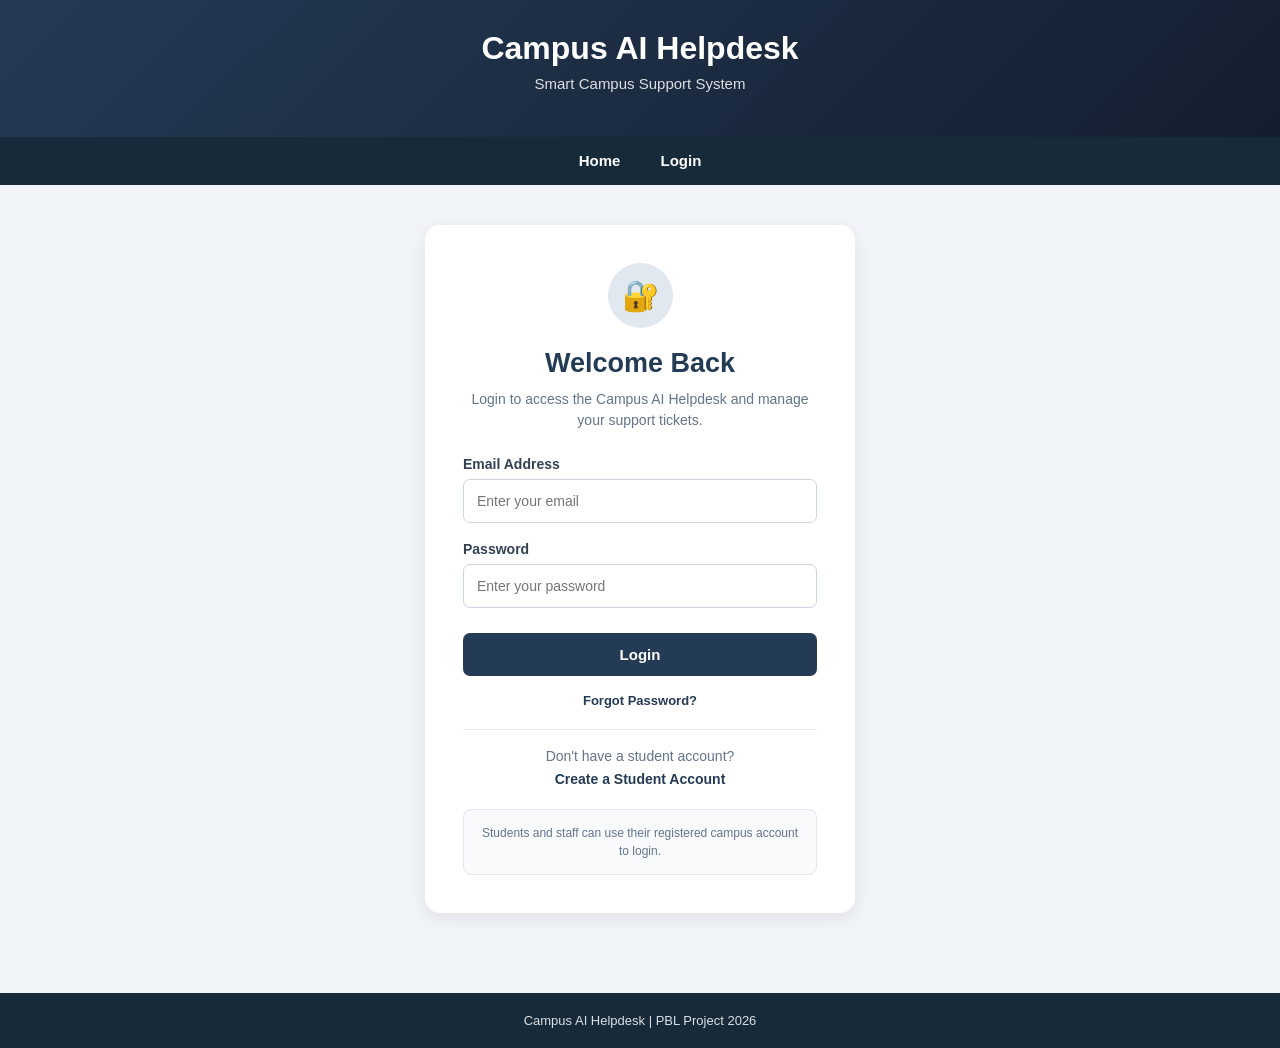
<file: CampusHelpDesk/target/CampusHelpDesk/index.html>
<!DOCTYPE html>
<html lang="en">
<head>
    <meta charset="UTF-8">
    <meta http-equiv="refresh" content="0; url=login.html">
    <title>Campus AI Helpdesk</title>
</head>

<body>
    <p>Redirecting to Login...</p>
</body>
</html>
</file>
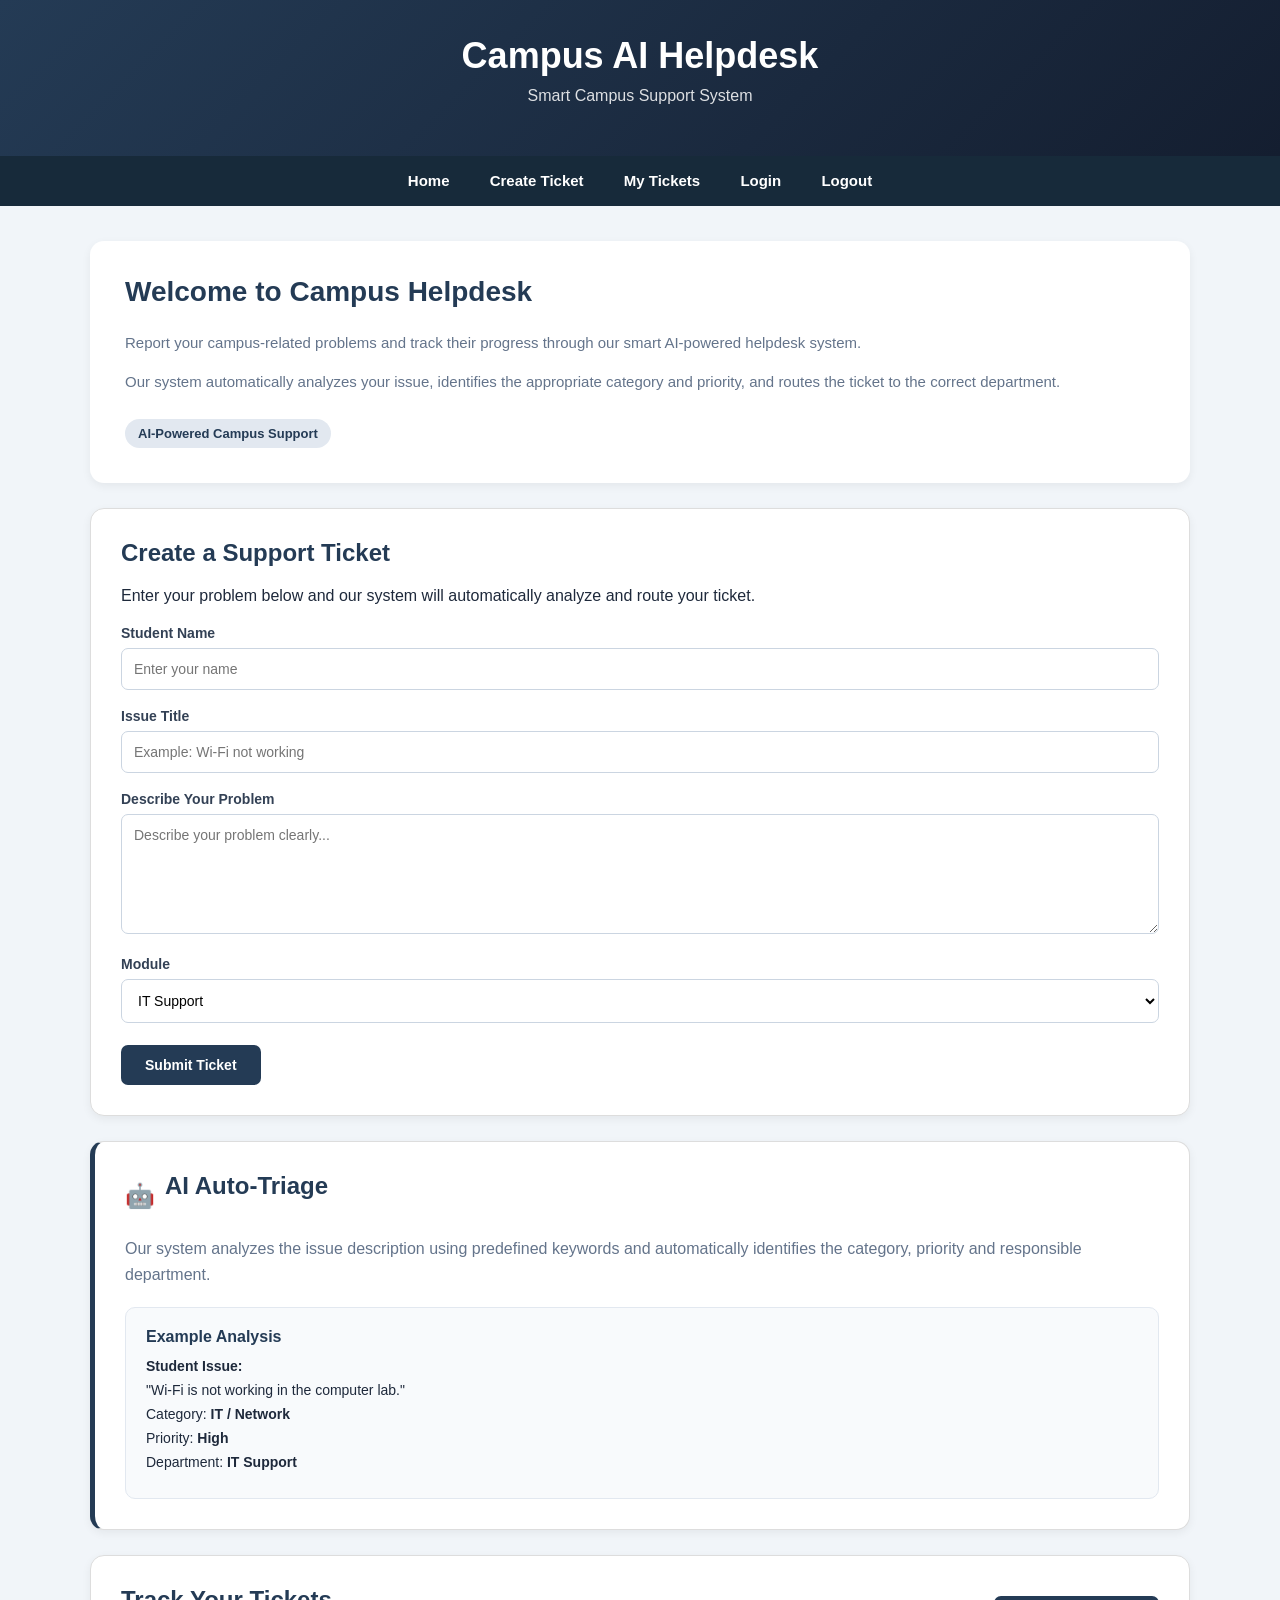
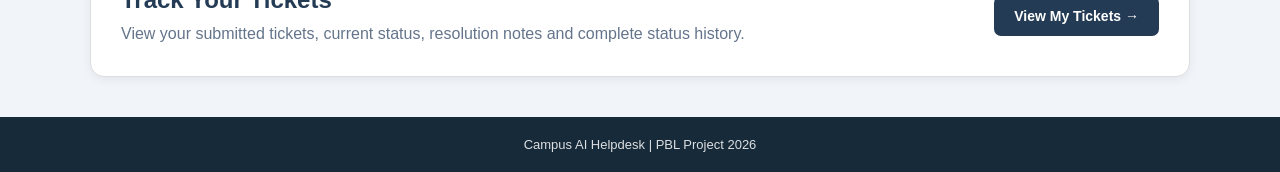
<file: CampusHelpDesk/target/war-check/index.html>
<!DOCTYPE html>
<html lang="en">

<head>
    <meta charset="UTF-8">

    <meta name="viewport"
          content="width=device-width, initial-scale=1.0">

    <title>Campus AI Helpdesk</title>

    <link rel="stylesheet" href="style.css">

    <style>

        * {
            box-sizing: border-box;
        }

        body {
            margin: 0;
            font-family: Arial, sans-serif;
            background-color: #f1f5f9;
            color: #1e293b;
        }

        /* =========================
           HEADER
           ========================= */

        header {
            background: linear-gradient(
                135deg,
                #243b55,
                #141e30
            );

            color: white;
            padding: 35px 20px;
            text-align: center;
        }

        header h1 {
            margin: 0;
            font-size: 36px;
        }

        header p {
            margin-top: 10px;
            font-size: 16px;
            opacity: 0.85;
        }


        /* =========================
           NAVIGATION
           ========================= */

        nav {
            background-color: #172a3a;
            padding: 16px;
            text-align: center;
        }

        nav a {
            color: white;
            text-decoration: none;
            margin: 0 18px;
            font-size: 15px;
            font-weight: bold;
        }

        nav a:hover {
            text-decoration: underline;
        }


        /* =========================
           MAIN CONTAINER
           ========================= */

        .container {
            width: 94%;
            max-width: 1100px;
            margin: 35px auto;
        }


        /* =========================
           HERO SECTION
           ========================= */

        .hero {
            background: white;
            padding: 35px;
            border-radius: 14px;
            box-shadow: 0 3px 10px rgba(0,0,0,0.06);
            margin-bottom: 25px;
        }

        .hero h2 {
            margin-top: 0;
            font-size: 28px;
            color: #243b55;
        }

        .hero p {
            color: #64748b;
            line-height: 1.6;
            font-size: 15px;
        }

        .hero-tag {
            display: inline-block;
            margin-top: 10px;
            padding: 7px 13px;
            border-radius: 20px;
            background-color: #e2e8f0;
            color: #243b55;
            font-size: 13px;
            font-weight: bold;
        }


        /* =========================
           BOX
           ========================= */

        .box {
            background: white;
            padding: 30px;
            border-radius: 14px;
            box-shadow: 0 3px 10px rgba(0,0,0,0.06);
            margin-bottom: 25px;
        }

        .box h2 {
            margin-top: 0;
            color: #243b55;
        }


        /* =========================
           FORM
           ========================= */

        form {
            margin-top: 20px;
        }

        label {
            display: block;
            margin-top: 18px;
            margin-bottom: 7px;
            font-weight: bold;
            font-size: 14px;
            color: #334155;
        }

        input,
        textarea,
        select {
            width: 100%;
            padding: 12px;
            border: 1px solid #cbd5e1;
            border-radius: 7px;
            font-family: Arial, sans-serif;
            font-size: 14px;
            background-color: white;
        }

        textarea {
            min-height: 120px;
            resize: vertical;
        }

        input:focus,
        textarea:focus,
        select:focus {
            outline: none;
            border-color: #243b55;
            box-shadow: 0 0 0 2px rgba(36,59,85,0.08);
        }

        button {
            margin-top: 22px;
            padding: 12px 24px;
            background-color: #243b55;
            color: white;
            border: none;
            border-radius: 7px;
            font-size: 14px;
            font-weight: bold;
            cursor: pointer;
        }

        button:hover {
            background-color: #172a3a;
        }


        /* =========================
           AI AUTO TRIAGE
           ========================= */

        .ai {
            border-left: 5px solid #243b55;
        }

        .ai-title {
            display: flex;
            align-items: center;
            gap: 10px;
        }

        .ai-icon {
            font-size: 24px;
        }

        .ai-description {
            color: #64748b;
            line-height: 1.6;
        }

        .example {
            background-color: #f8fafc;
            border: 1px solid #e2e8f0;
            border-radius: 10px;
            padding: 20px;
            margin-top: 20px;
        }

        .example-title {
            font-weight: bold;
            color: #243b55;
            margin-bottom: 12px;
        }

        .example p {
            margin: 8px 0;
            font-size: 14px;
        }

        .result {
            font-weight: bold;
        }


        /* =========================
           TRACK TICKETS
           ========================= */

        .track-box {
            display: flex;
            justify-content: space-between;
            align-items: center;
            gap: 20px;
            flex-wrap: wrap;
        }

        .track-text h2 {
            margin-bottom: 8px;
        }

        .track-text p {
            margin: 0;
            color: #64748b;
            line-height: 1.5;
        }

        .track-button {
            display: inline-block;
            padding: 12px 20px;
            background-color: #243b55;
            color: white;
            text-decoration: none;
            border-radius: 7px;
            font-size: 14px;
            font-weight: bold;
        }

        .track-button:hover {
            background-color: #172a3a;
        }


        /* =========================
           FOOTER
           ========================= */

        footer {
            background-color: #172a3a;
            color: white;
            text-align: center;
            padding: 20px;
            margin-top: 40px;
        }

        footer p {
            margin: 0;
            font-size: 13px;
            opacity: 0.85;
        }


        /* =========================
           RESPONSIVE
           ========================= */

        @media (max-width: 700px) {

            header {
                padding: 28px 15px;
            }

            header h1 {
                font-size: 28px;
            }

            nav a {
                margin: 0 7px;
                font-size: 13px;
            }

            .container {
                width: 96%;
            }

            .hero,
            .box {
                padding: 22px;
            }

            .track-box {
                align-items: flex-start;
                flex-direction: column;
            }

        }

    </style>

</head>


<body>


    <!-- =========================
         HEADER
         ========================= -->

    <header>

        <h1>Campus AI Helpdesk</h1>

        <p>
            Smart Campus Support System
        </p>

    </header>


    <!-- =========================
         NAVIGATION
         ========================= -->

    <nav>

        <a href="index.html">
            Home
        </a>

        <a href="#create-ticket">
            Create Ticket
        </a>

        <a href="my-tickets">
            My Tickets
        </a>

        <a href="login.html">
            Login
        </a>

        <a href="logout">
            Logout
        </a>

    </nav>


    <!-- =========================
         MAIN
         ========================= -->

    <div class="container">


        <!-- HERO -->

        <div class="hero">

            <h2>
                Welcome to Campus Helpdesk 
            </h2>

            <p>
                Report your campus-related problems and track
                their progress through our smart AI-powered
                helpdesk system.
            </p>

            <p>
                Our system automatically analyzes your issue,
                identifies the appropriate category and priority,
                and routes the ticket to the correct department.
            </p>

            <span class="hero-tag">
                AI-Powered Campus Support
            </span>

        </div>


        <!-- =========================
             CREATE TICKET
             ========================= -->

        <div class="box"
             id="create-ticket">

            <h2>
                Create a Support Ticket
            </h2>

            <p>
                Enter your problem below and our system will
                automatically analyze and route your ticket.
            </p>


            <form action="create-ticket"
                  method="post">


                <label>
                    Student Name
                </label>

                <input
                    type="text"
                    name="studentName"
                    placeholder="Enter your name"
                    required>


                <label>
                    Issue Title
                </label>

                <input
                    type="text"
                    name="subject"
                    placeholder="Example: Wi-Fi not working"
                    required>


                <label>
                    Describe Your Problem
                </label>

                <textarea
                    name="description"
                    placeholder="Describe your problem clearly..."
                    required></textarea>


                <label>
                    Module
                </label>

                <select name="module">

                    <option value="IT Support">
                        IT Support
                    </option>

                    <option value="Academics">
                        Academics
                    </option>

                    <option value="Hostel">
                        Hostel
                    </option>

                    <option value="Maintenance">
                        Maintenance
                    </option>

                </select>


                <button type="submit">
                    Submit Ticket
                </button>

            </form>

        </div>


        <!-- =========================
             AI AUTO TRIAGE
             ========================= -->

        <div class="box ai">

            <div class="ai-title">

                <span class="ai-icon">
                    🤖
                </span>

                <h2>
                    AI Auto-Triage
                </h2>

            </div>


            <p class="ai-description">

                Our system analyzes the issue description
                using predefined keywords and automatically
                identifies the category, priority and
                responsible department.

            </p>


            <div class="example">

                <div class="example-title">
                    Example Analysis
                </div>


                <p>
                    <b>Student Issue:</b>
                </p>

                <p>
                    "Wi-Fi is not working in the computer lab."
                </p>


                <p>
                    Category:
                    <span class="result">
                        IT / Network
                    </span>
                </p>


                <p>
                    Priority:
                    <span class="result">
                        High
                    </span>
                </p>


                <p>
                    Department:
                    <span class="result">
                        IT Support
                    </span>
                </p>

            </div>

        </div>


        <!-- =========================
             TRACK TICKETS
             ========================= -->

        <div class="box">

            <div class="track-box">


                <div class="track-text">

                    <h2>
                        Track Your Tickets
                    </h2>

                    <p>
                        View your submitted tickets,
                        current status, resolution notes
                        and complete status history.
                    </p>

                </div>


                <a class="track-button"
                   href="my-tickets">

                    View My Tickets →

                </a>

            </div>

        </div>


    </div>


    <!-- =========================
         FOOTER
         ========================= -->

    <footer>

        <p>
            Campus AI Helpdesk | PBL Project 2026
        </p>

    </footer>


</body>

</html>
</file>
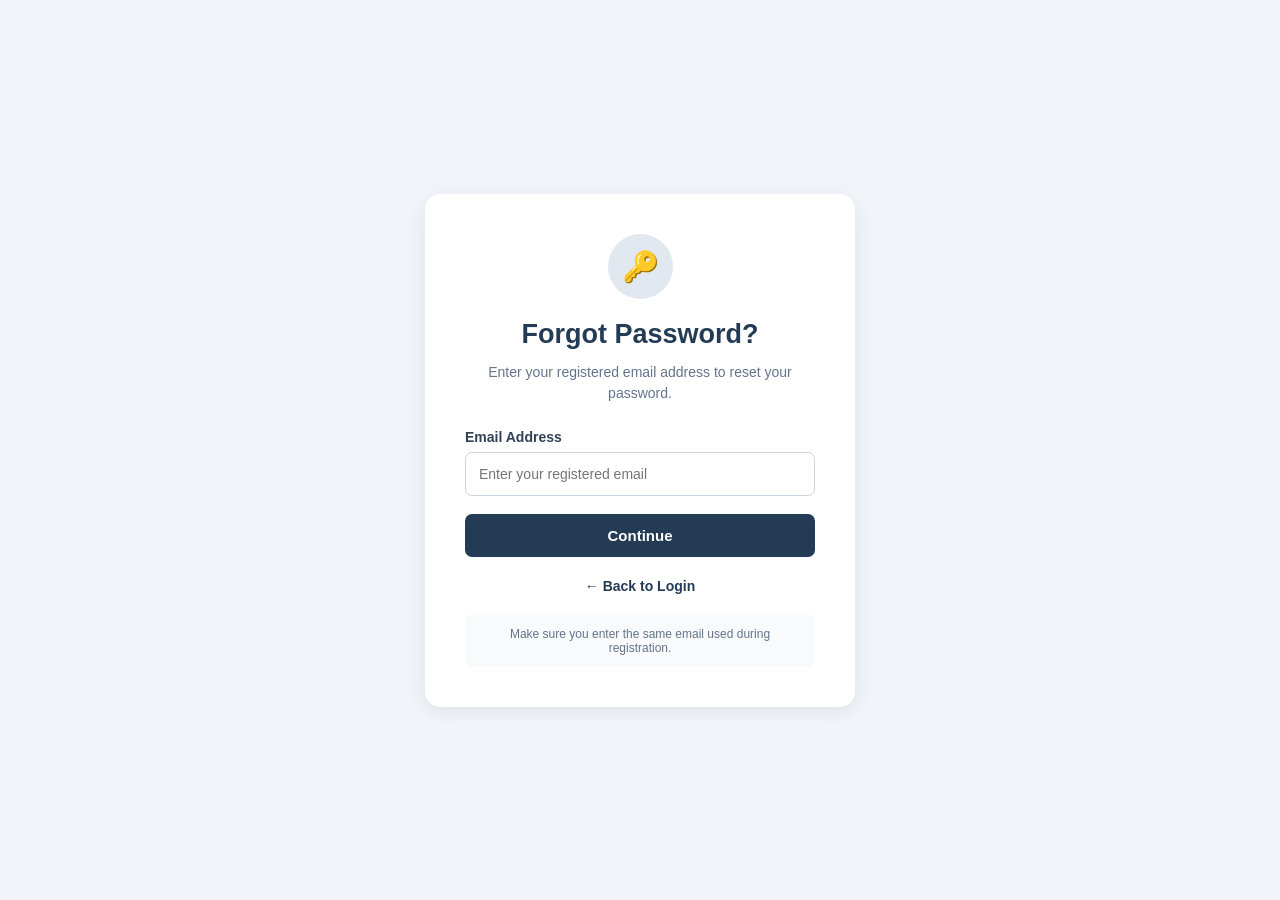
<file: CampusHelpDesk/target/CampusHelpDesk/forgot-password.html>
<!DOCTYPE html>
<html lang="en">

<head>

    <meta charset="UTF-8">

    <meta name="viewport"
          content="width=device-width, initial-scale=1.0">

    <title>Forgot Password - Campus AI Helpdesk</title>

    <style>

        * {
            box-sizing: border-box;
        }

        body {
            margin: 0;
            font-family: Arial, sans-serif;
            background: #f1f5f9;
            min-height: 100vh;
            display: flex;
            justify-content: center;
            align-items: center;
        }

        .card {
            width: 90%;
            max-width: 430px;
            background: white;
            padding: 40px;
            border-radius: 15px;
            box-shadow: 0 5px 20px rgba(0, 0, 0, 0.08);
        }

        .icon {
            width: 65px;
            height: 65px;
            margin: 0 auto 20px;
            border-radius: 50%;
            background: #e2e8f0;
            display: flex;
            align-items: center;
            justify-content: center;
            font-size: 30px;
        }

        h2 {
            text-align: center;
            margin: 0;
            color: #243b55;
            font-size: 27px;
        }

        .subtitle {
            text-align: center;
            color: #64748b;
            font-size: 14px;
            line-height: 1.5;
            margin: 12px 0 25px;
        }

        label {
            display: block;
            margin-bottom: 7px;
            font-size: 14px;
            font-weight: bold;
            color: #334155;
        }

        input {
            width: 100%;
            padding: 13px;
            margin-bottom: 18px;
            border: 1px solid #cbd5e1;
            border-radius: 7px;
            font-size: 14px;
        }

        input:focus {
            outline: none;
            border-color: #243b55;
        }

        button {
            width: 100%;
            padding: 13px;
            background: #243b55;
            color: white;
            border: none;
            border-radius: 7px;
            font-size: 15px;
            font-weight: bold;
            cursor: pointer;
        }

        button:hover {
            background: #172a3a;
        }

        .back {
            text-align: center;
            margin-top: 20px;
        }

        .back a {
            color: #243b55;
            text-decoration: none;
            font-size: 14px;
            font-weight: bold;
        }

        .back a:hover {
            text-decoration: underline;
        }

        .info {
            margin-top: 20px;
            padding: 12px;
            background: #f8fafc;
            border-radius: 7px;
            color: #64748b;
            font-size: 12px;
            text-align: center;
        }

    </style>

</head>

<body>

    <div class="card">

        <div class="icon">
            🔑
        </div>

        <h2>
            Forgot Password?
        </h2>

        <p class="subtitle">
            Enter your registered email address
            to reset your password.
        </p>

        <form action="forgot-password" method="post">

            <label>
                Email Address
            </label>

            <input
                type="email"
                name="email"
                placeholder="Enter your registered email"
                required>

            <button type="submit">
                Continue
            </button>

        </form>

        <div class="back">

            <a href="login.html">
                ← Back to Login
            </a>

        </div>

        <div class="info">
            Make sure you enter the same email
            used during registration.
        </div>

    </div>

</body>

</html>
</file>
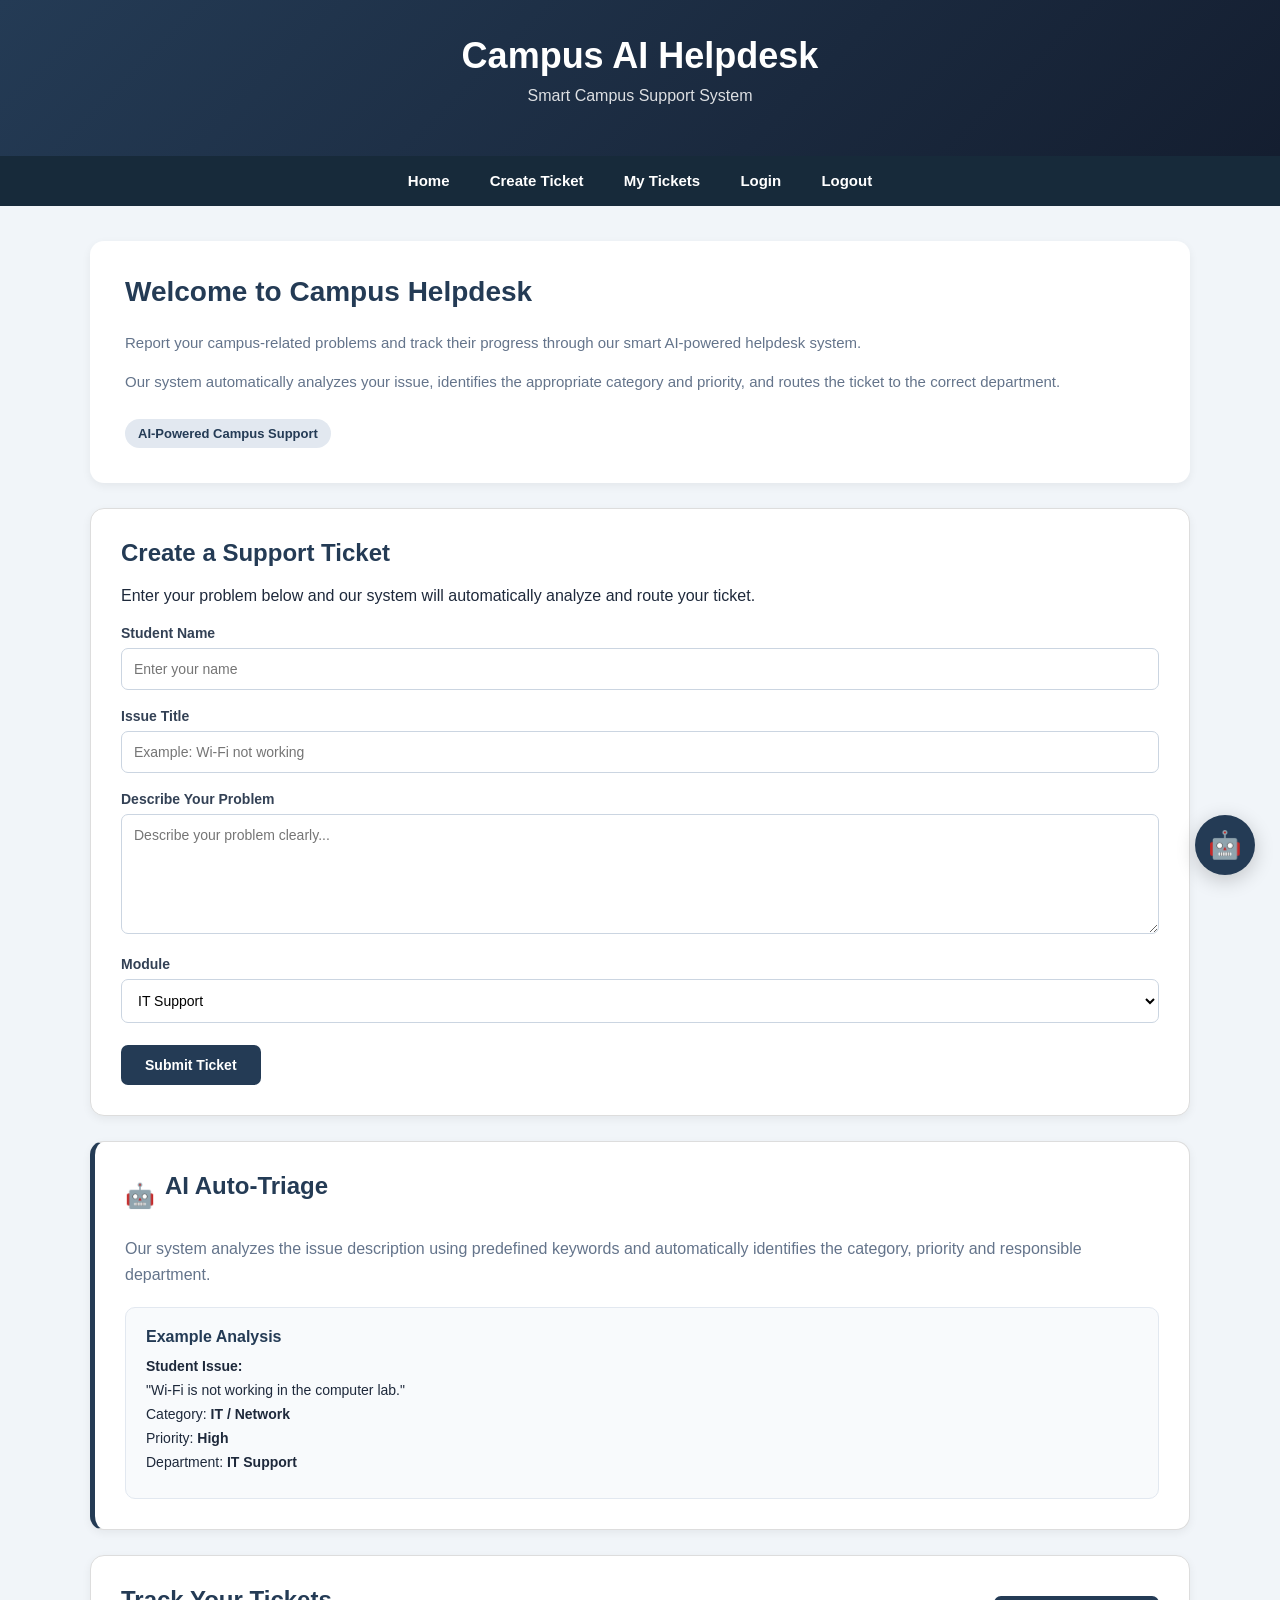
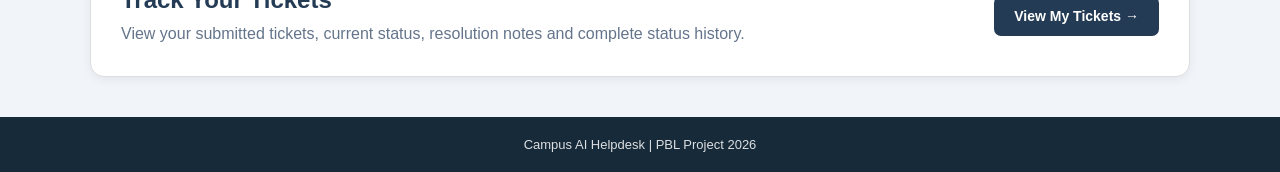
<file: CampusHelpDesk/target/CampusHelpDesk/home.html>
<!DOCTYPE html>
<html lang="en">

<head>

    <meta charset="UTF-8">

    <meta name="viewport"
          content="width=device-width, initial-scale=1.0">

    <title>Campus AI Helpdesk</title>

    <link rel="stylesheet" href="style.css">

    <style>

        * {
            box-sizing: border-box;
        }

        body {
            margin: 0;
            font-family: Arial, sans-serif;
            background-color: #f1f5f9;
            color: #1e293b;
        }


        /* =========================
           HEADER
           ========================= */

        header {
            background: linear-gradient(
                135deg,
                #243b55,
                #141e30
            );

            color: white;
            padding: 35px 20px;
            text-align: center;
        }

        header h1 {
            margin: 0;
            font-size: 36px;
        }

        header p {
            margin-top: 10px;
            font-size: 16px;
            opacity: 0.85;
        }


        /* =========================
           NAVIGATION
           ========================= */

        nav {
            background-color: #172a3a;
            padding: 16px;
            text-align: center;
        }

        nav a {
            color: white;
            text-decoration: none;
            margin: 0 18px;
            font-size: 15px;
            font-weight: bold;
        }

        nav a:hover {
            text-decoration: underline;
        }


        /* =========================
           MAIN CONTAINER
           ========================= */

        .container {
            width: 94%;
            max-width: 1100px;
            margin: 35px auto;
        }


        /* =========================
           HERO SECTION
           ========================= */

        .hero {
            background: white;
            padding: 35px;
            border-radius: 14px;
            box-shadow: 0 3px 10px rgba(0,0,0,0.06);
            margin-bottom: 25px;
        }

        .hero h2 {
            margin-top: 0;
            font-size: 28px;
            color: #243b55;
        }

        .hero p {
            color: #64748b;
            line-height: 1.6;
            font-size: 15px;
        }

        .hero-tag {
            display: inline-block;
            margin-top: 10px;
            padding: 7px 13px;
            border-radius: 20px;
            background-color: #e2e8f0;
            color: #243b55;
            font-size: 13px;
            font-weight: bold;
        }


        /* =========================
           BOX
           ========================= */

        .box {
            background: white;
            padding: 30px;
            border-radius: 14px;
            box-shadow: 0 3px 10px rgba(0,0,0,0.06);
            margin-bottom: 25px;
        }

        .box h2 {
            margin-top: 0;
            color: #243b55;
        }


        /* =========================
           FORM
           ========================= */

        form {
            margin-top: 20px;
        }

        label {
            display: block;
            margin-top: 18px;
            margin-bottom: 7px;
            font-weight: bold;
            font-size: 14px;
            color: #334155;
        }

        input,
        textarea,
        select {
            width: 100%;
            padding: 12px;
            border: 1px solid #cbd5e1;
            border-radius: 7px;
            font-family: Arial, sans-serif;
            font-size: 14px;
            background-color: white;
        }

        textarea {
            min-height: 120px;
            resize: vertical;
        }

        input:focus,
        textarea:focus,
        select:focus {
            outline: none;
            border-color: #243b55;
            box-shadow: 0 0 0 2px rgba(36,59,85,0.08);
        }

        button {
            margin-top: 22px;
            padding: 12px 24px;
            background-color: #243b55;
            color: white;
            border: none;
            border-radius: 7px;
            font-size: 14px;
            font-weight: bold;
            cursor: pointer;
        }

        button:hover {
            background-color: #172a3a;
        }


        /* =========================
           AI AUTO TRIAGE
           ========================= */

        .ai {
            border-left: 5px solid #243b55;
        }

        .ai-title {
            display: flex;
            align-items: center;
            gap: 10px;
        }

        .ai-icon {
            font-size: 24px;
        }

        .ai-description {
            color: #64748b;
            line-height: 1.6;
        }

        .example {
            background-color: #f8fafc;
            border: 1px solid #e2e8f0;
            border-radius: 10px;
            padding: 20px;
            margin-top: 20px;
        }

        .example-title {
            font-weight: bold;
            color: #243b55;
            margin-bottom: 12px;
        }

        .example p {
            margin: 8px 0;
            font-size: 14px;
        }

        .result {
            font-weight: bold;
        }


        /* =========================
           TRACK TICKETS
           ========================= */

        .track-box {
            display: flex;
            justify-content: space-between;
            align-items: center;
            gap: 20px;
            flex-wrap: wrap;
        }

        .track-text h2 {
            margin-bottom: 8px;
        }

        .track-text p {
            margin: 0;
            color: #64748b;
            line-height: 1.5;
        }

        .track-button {
            display: inline-block;
            padding: 12px 20px;
            background-color: #243b55;
            color: white;
            text-decoration: none;
            border-radius: 7px;
            font-size: 14px;
            font-weight: bold;
        }

        .track-button:hover {
            background-color: #172a3a;
        }


        /* =========================
           FOOTER
           ========================= */

        footer {
            background-color: #172a3a;
            color: white;
            text-align: center;
            padding: 20px;
            margin-top: 40px;
        }

        footer p {
            margin: 0;
            font-size: 13px;
            opacity: 0.85;
        }


        /* =========================
           CHATBOT BUTTON
           ========================= */

        .chatbot-button {
            position: fixed;
            right: 25px;
            bottom: 25px;

            width: 60px;
            height: 60px;

            background: #243b55;
            color: white;

            border-radius: 50%;

            display: flex;
            align-items: center;
            justify-content: center;

            font-size: 27px;

            cursor: pointer;

            box-shadow:
                0 5px 20px rgba(0,0,0,0.2);

            z-index: 999;
        }

        .chatbot-button:hover {
            transform: scale(1.05);
        }


        /* =========================
           CHATBOT WINDOW
           ========================= */

        .chatbot {
            position: fixed;

            right: 25px;
            bottom: 95px;

            width: 360px;
            max-width: calc(100vw - 30px);

            height: 500px;

            background: white;

            border-radius: 15px;

            box-shadow:
                0 10px 35px rgba(0,0,0,0.2);

            display: none;

            flex-direction: column;

            overflow: hidden;

            z-index: 1000;
        }


        /* CHATBOT HEADER */

        .chatbot-header {
            background: #243b55;

            color: white;

            padding: 15px 18px;

            display: flex;

            justify-content: space-between;

            align-items: center;
        }

        .chatbot-header strong {
            display: block;
            font-size: 15px;
        }

        .chatbot-header small {
            display: block;
            margin-top: 4px;
            font-size: 11px;
            opacity: 0.8;
        }

        .chatbot-header button {
            background: none;
            border: none;
            color: white;
            font-size: 25px;
            cursor: pointer;
            margin: 0;
            padding: 0;
        }


        /* CHAT MESSAGES */

        .chatbot-messages {
            flex: 1;

            padding: 15px;

            overflow-y: auto;

            background: #f8fafc;
        }

        .bot-message {
            background: #e2e8f0;

            color: #334155;

            padding: 11px 13px;

            border-radius:
                12px 12px 12px 3px;

            margin-bottom: 12px;

            max-width: 85%;

            font-size: 13px;

            line-height: 1.5;

            white-space: pre-wrap;
        }

        .user-message {
            background: #243b55;

            color: white;

            padding: 11px 13px;

            border-radius:
                12px 12px 3px 12px;

            margin:
                10px 0 10px auto;

            max-width: 85%;

            font-size: 13px;

            line-height: 1.5;
        }


        /* CHAT INPUT */

        .chatbot-input {
            display: flex;

            padding: 10px;

            border-top:
                1px solid #e2e8f0;

            background: white;
        }

        .chatbot-input input {
            flex: 1;

            margin: 0;

            padding: 11px;

            border:
                1px solid #cbd5e1;

            border-radius: 7px;

            outline: none;

            font-size: 13px;
        }

        .chatbot-input button {
            margin:
                0 0 0 8px;

            padding: 0;

            width: 45px;

            border: none;

            border-radius: 7px;

            background: #243b55;

            color: white;

            font-size: 18px;

            cursor: pointer;
        }


        /* MOBILE */

        @media (max-width: 700px) {

            header {
                padding: 28px 15px;
            }

            header h1 {
                font-size: 28px;
            }

            nav a {
                margin: 0 7px;
                font-size: 13px;
            }

            .container {
                width: 96%;
            }

            .hero,
            .box {
                padding: 22px;
            }

            .track-box {
                align-items: flex-start;
                flex-direction: column;
            }

            .chatbot {
                right: 15px;
                bottom: 85px;
                width: calc(100vw - 30px);
            }

            .chatbot-button {
                right: 15px;
                bottom: 15px;
            }

        }

    </style>

</head>


<body>


    <!-- =========================
         HEADER
         ========================= -->

    <header>

        <h1>
            Campus AI Helpdesk
        </h1>

        <p>
            Smart Campus Support System
        </p>

    </header>


    <!-- =========================
         NAVIGATION
         ========================= -->

    <nav>

        <a href="index.html">
            Home
        </a>

        <a href="#create-ticket">
            Create Ticket
        </a>

        <a href="my-tickets">
            My Tickets
        </a>

        <a href="login.html">
            Login
        </a>

        <a href="logout">
            Logout
        </a>

    </nav>


    <!-- =========================
         MAIN
         ========================= -->

    <div class="container">


        <!-- HERO -->

        <div class="hero">

            <h2>
                Welcome to Campus Helpdesk
            </h2>

            <p>
                Report your campus-related problems and track
                their progress through our smart AI-powered
                helpdesk system.
            </p>

            <p>
                Our system automatically analyzes your issue,
                identifies the appropriate category and priority,
                and routes the ticket to the correct department.
            </p>

            <span class="hero-tag">
                AI-Powered Campus Support
            </span>

        </div>


        <!-- CREATE TICKET -->

        <div class="box"
             id="create-ticket">

            <h2>
                Create a Support Ticket
            </h2>

            <p>
                Enter your problem below and our system will
                automatically analyze and route your ticket.
            </p>


            <form action="create-ticket"
                  method="post">


                <label>
                    Student Name
                </label>

                <input
                    type="text"
                    name="studentName"
                    placeholder="Enter your name"
                    required>


                <label>
                    Issue Title
                </label>

                <input
                    type="text"
                    name="subject"
                    placeholder="Example: Wi-Fi not working"
                    required>


                <label>
                    Describe Your Problem
                </label>

                <textarea
                    name="description"
                    placeholder="Describe your problem clearly..."
                    required></textarea>


                <label>
                    Module
                </label>

                <select name="module">

                    <option value="IT Support">
                        IT Support
                    </option>

                    <option value="Academics">
                        Academics
                    </option>

                    <option value="Hostel">
                        Hostel
                    </option>

                    <option value="Maintenance">
                        Maintenance
                    </option>

                </select>


                <button type="submit">
                    Submit Ticket
                </button>

            </form>

        </div>


        <!-- AI AUTO TRIAGE -->

        <div class="box ai">

            <div class="ai-title">

                <span class="ai-icon">
                    🤖
                </span>

                <h2>
                    AI Auto-Triage
                </h2>

            </div>


            <p class="ai-description">

                Our system analyzes the issue description
                using predefined keywords and automatically
                identifies the category, priority and
                responsible department.

            </p>


            <div class="example">

                <div class="example-title">
                    Example Analysis
                </div>


                <p>
                    <b>Student Issue:</b>
                </p>

                <p>
                    "Wi-Fi is not working in the computer lab."
                </p>


                <p>
                    Category:
                    <span class="result">
                        IT / Network
                    </span>
                </p>


                <p>
                    Priority:
                    <span class="result">
                        High
                    </span>
                </p>


                <p>
                    Department:
                    <span class="result">
                        IT Support
                    </span>
                </p>

            </div>

        </div>


        <!-- TRACK TICKETS -->

        <div class="box">

            <div class="track-box">


                <div class="track-text">

                    <h2>
                        Track Your Tickets
                    </h2>

                    <p>
                        View your submitted tickets,
                        current status, resolution notes
                        and complete status history.
                    </p>

                </div>


                <a class="track-button"
                   href="my-tickets">

                    View My Tickets →

                </a>

            </div>

        </div>


    </div>


    <!-- =========================
         FOOTER
         ========================= -->

    <footer>

        <p>
            Campus AI Helpdesk | PBL Project 2026
        </p>

    </footer>


    <!-- =========================
         CAMPUS AI CHATBOT
         ========================= -->

    <div class="chatbot-button"
         onclick="toggleChatbot()">

        🤖

    </div>


    <div class="chatbot"
         id="chatbot">


        <!-- CHATBOT HEADER -->

        <div class="chatbot-header">

            <div>

                <strong>
                    Campus AI Assistant
                </strong>

                <small>
                    Online • Ready to help
                </small>

            </div>


            <button type="button"
                    onclick="toggleChatbot()">

                ×

            </button>

        </div>


        <!-- CHAT MESSAGES -->

        <div class="chatbot-messages"
             id="chatbotMessages">


            <div class="bot-message">

                👋 Hi! I'm your Campus AI Assistant.

                <br><br>

                Ask me anything related to the Campus Helpdesk,
                such as IT problems, hostel issues, academics,
                maintenance, tickets, passwords, or helpdesk services.

            </div>


        </div>


        <!-- CHAT INPUT -->

        <div class="chatbot-input">


            <input
                type="text"
                id="chatbotInput"
                placeholder="Ask your campus helpdesk question..."
                onkeypress="handleChatKey(event)"
            >


            <button type="button"
                    onclick="sendMessage()">

                ➤

            </button>


        </div>


    </div>


    <!-- =========================
         CHATBOT JAVASCRIPT
         ========================= -->

    <script>


        function toggleChatbot() {

            const chatbot =
                document.getElementById("chatbot");


            if (chatbot.style.display === "flex") {

                chatbot.style.display = "none";

            }

            else {

                chatbot.style.display = "flex";

                document
                    .getElementById("chatbotInput")
                    .focus();

            }

        }


        function handleChatKey(event) {

            if (event.key === "Enter") {

                sendMessage();

            }

        }


        async function sendMessage() {


            const input =
                document.getElementById("chatbotInput");


            const message =
                input.value.trim();


            if (message === "") {

                return;

            }


            const messages =
                document.getElementById(
                    "chatbotMessages"
                );


            /* =========================
               SHOW USER MESSAGE
               ========================= */

            const userMessage =
                document.createElement("div");


            userMessage.className =
                "user-message";


            userMessage.textContent =
                message;


            messages.appendChild(
                userMessage
            );


            input.value = "";


            messages.scrollTop =
                messages.scrollHeight;


            /* =========================
               SHOW THINKING MESSAGE
               ========================= */

            const botMessage =
                document.createElement("div");


            botMessage.className =
                "bot-message";


            botMessage.textContent =
                "🤖 Thinking...";


            messages.appendChild(
                botMessage
            );


            messages.scrollTop =
                messages.scrollHeight;


            try {


                /* =========================
                   SEND TO JAVA SERVLET
                   ========================= */

                const formData =
                    new URLSearchParams();


                formData.append(
                    "message",
                    message
                );


                const response =
                    await fetch(
                        "chatbot",
                        {

                            method: "POST",

                            headers: {

                                "Content-Type":
                                    "application/x-www-form-urlencoded"

                            },

                            body: formData

                        }
                    );


                if (!response.ok) {

                    throw new Error(
                        "Chatbot request failed"
                    );

                }


                /* =========================
                   GET JAVA RESPONSE
                   ========================= */

                const data =
                    await response.json();


                /* =========================
                   DISPLAY AI RESPONSE
                   ========================= */

                botMessage.textContent =
                    "🤖 " + data.reply;


            }


            catch (error) {


                console.error(error);


                botMessage.textContent =
                    "🤖 Sorry, I couldn't connect to the Campus AI Assistant. Please try again.";


            }


            messages.scrollTop =
                messages.scrollHeight;

        }


    </script>


</body>

</html>
</file>
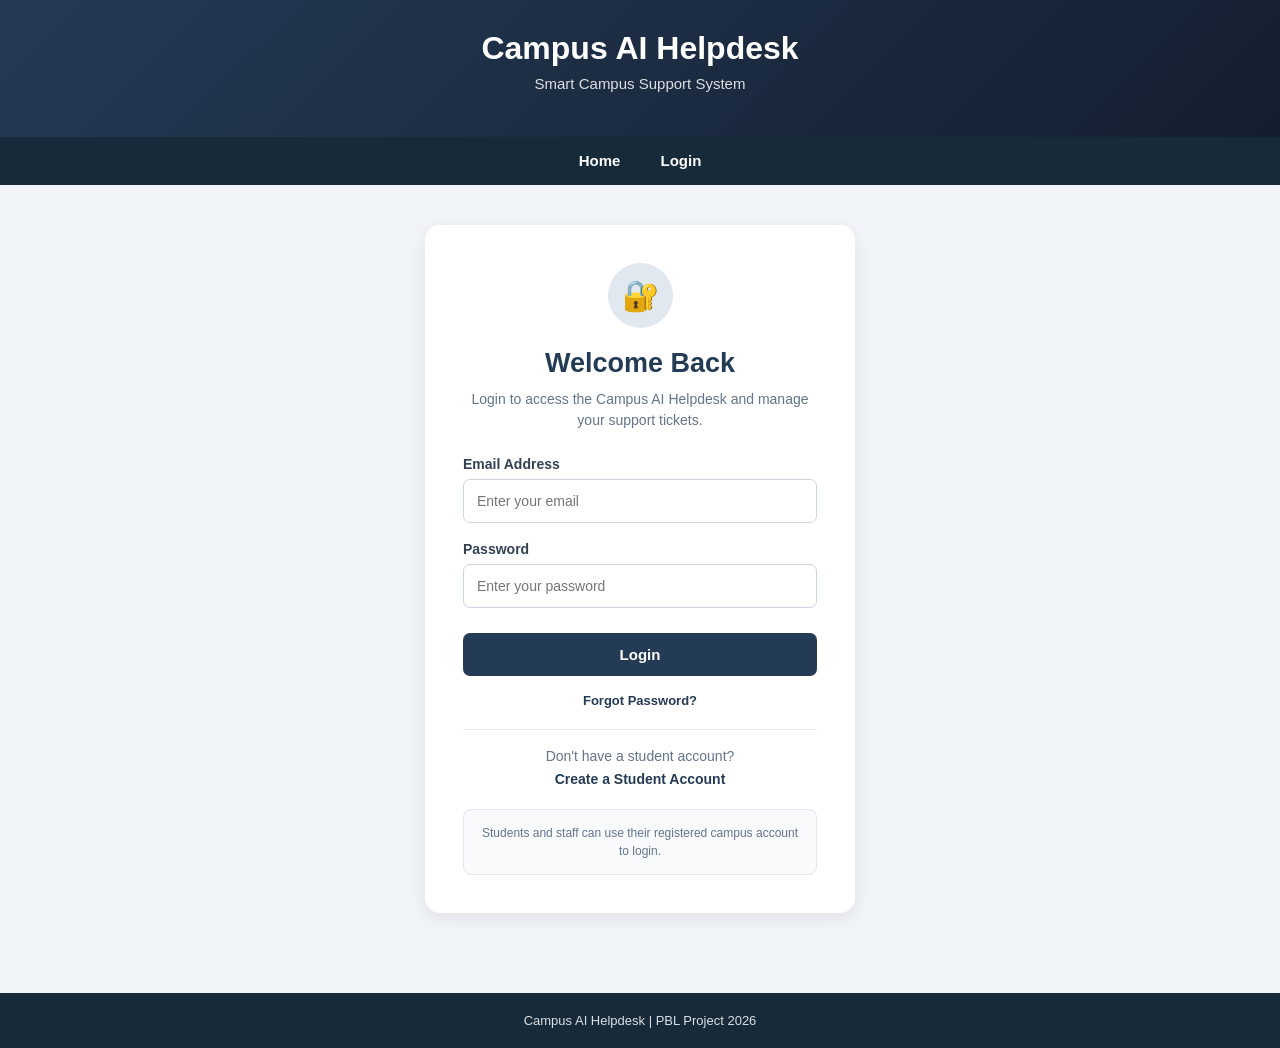
<file: CampusHelpDesk/target/CampusHelpDesk/login.html>
<!DOCTYPE html>
<html lang="en">

<head>

    <meta charset="UTF-8">

    <meta name="viewport"
          content="width=device-width, initial-scale=1.0">

    <title>Login - Campus AI Helpdesk</title>

    <link rel="stylesheet" href="style.css">

    <style>

        * {
            box-sizing: border-box;
        }

        body {
            margin: 0;
            font-family: Arial, sans-serif;
            background-color: #f1f5f9;
            color: #1e293b;
        }

        /* =========================
           HEADER
           ========================= */

        header {
            background: linear-gradient(
                135deg,
                #243b55,
                #141e30
            );

            color: white;
            padding: 30px 20px;
            text-align: center;
        }

        header h1 {
            margin: 0;
            font-size: 32px;
        }

        header p {
            margin-top: 8px;
            opacity: 0.85;
            font-size: 15px;
        }


        /* =========================
           NAVIGATION
           ========================= */

        nav {
            background-color: #172a3a;
            padding: 15px;
            text-align: center;
        }

        nav a {
            color: white;
            text-decoration: none;
            margin: 0 18px;
            font-size: 15px;
            font-weight: bold;
        }

        nav a:hover {
            text-decoration: underline;
        }


        /* =========================
           LOGIN AREA
           ========================= */

        .login-container {
            min-height: 65vh;

            display: flex;
            justify-content: center;
            align-items: center;

            padding: 40px 20px;
        }


        /* =========================
           LOGIN CARD
           ========================= */

        .login-card {
            width: 100%;
            max-width: 430px;

            background: white;

            padding: 38px;

            border-radius: 15px;

            box-shadow:
                0 5px 20px rgba(0, 0, 0, 0.08);
        }


        .login-icon {
            width: 65px;
            height: 65px;

            margin: 0 auto 20px;

            border-radius: 50%;

            background-color: #e2e8f0;

            display: flex;
            align-items: center;
            justify-content: center;

            font-size: 30px;
        }


        .login-card h2 {
            text-align: center;

            margin: 0;

            font-size: 27px;

            color: #243b55;
        }


        .login-subtitle {
            text-align: center;

            color: #64748b;

            font-size: 14px;

            line-height: 1.5;

            margin: 10px 0 25px;
        }


        /* =========================
           FORM
           ========================= */

        label {
            display: block;

            margin-top: 18px;
            margin-bottom: 7px;

            font-size: 14px;

            font-weight: bold;

            color: #334155;
        }


        input {
            width: 100%;

            padding: 13px;

            border: 1px solid #cbd5e1;

            border-radius: 7px;

            font-size: 14px;

            font-family: Arial, sans-serif;
        }


        input:focus {
            outline: none;

            border-color: #243b55;

            box-shadow:
                0 0 0 3px rgba(36, 59, 85, 0.08);
        }


        /* =========================
           LOGIN BUTTON
           ========================= */

        .login-button {
            width: 100%;

            margin-top: 25px;

            padding: 13px;

            background-color: #243b55;

            color: white;

            border: none;

            border-radius: 7px;

            font-size: 15px;

            font-weight: bold;

            cursor: pointer;
        }


        .login-button:hover {
            background-color: #172a3a;
        }


        /* =========================
           FORGOT PASSWORD
           ========================= */

        .forgot-password {
            text-align: center;

            margin-top: 15px;
        }


        .forgot-password a {
            color: #243b55;

            text-decoration: none;

            font-size: 13px;

            font-weight: bold;
        }


        .forgot-password a:hover {
            text-decoration: underline;
        }


        /* =========================
           REGISTER LINK
           ========================= */

        .register-link {
            text-align: center;

            margin-top: 20px;

            padding-top: 18px;

            border-top: 1px solid #e2e8f0;

            color: #64748b;

            font-size: 14px;
        }


        .register-link a {
            display: inline-block;

            margin-top: 7px;

            color: #243b55;

            text-decoration: none;

            font-weight: bold;
        }


        .register-link a:hover {
            text-decoration: underline;
        }


        /* =========================
           INFORMATION BOX
           ========================= */

        .info-box {
            margin-top: 22px;

            padding: 14px;

            background-color: #f8fafc;

            border: 1px solid #e2e8f0;

            border-radius: 8px;

            text-align: center;
        }


        .info-box p {
            margin: 0;

            color: #64748b;

            font-size: 12px;

            line-height: 1.5;
        }


        /* =========================
           FOOTER
           ========================= */

        footer {
            background-color: #172a3a;

            color: white;

            text-align: center;

            padding: 20px;
        }


        footer p {
            margin: 0;

            font-size: 13px;

            opacity: 0.85;
        }


        /* =========================
           RESPONSIVE
           ========================= */

        @media (max-width: 600px) {

            header h1 {
                font-size: 27px;
            }

            nav a {
                margin: 0 7px;
                font-size: 13px;
            }

            .login-container {
                padding: 30px 15px;
            }

            .login-card {
                padding: 28px 22px;
            }

        }

    </style>

</head>


<body>


    <!-- =========================
         HEADER
         ========================= -->

    <header>

        <h1>
            Campus AI Helpdesk
        </h1>

        <p>
            Smart Campus Support System
        </p>

    </header>


    <!-- =========================
         NAVIGATION
         ========================= -->

    <nav>

        <a href="index.html">
            Home
        </a>

        <a href="login.html">
            Login
        </a>

    </nav>


    <!-- =========================
         LOGIN
         ========================= -->

    <div class="login-container">

        <div class="login-card">


            <!-- Icon -->

            <div class="login-icon">
                🔐
            </div>


            <h2>
                Welcome Back
            </h2>


            <p class="login-subtitle">

                Login to access the Campus AI Helpdesk
                and manage your support tickets.

            </p>


            <!-- Login Form -->

            <form action="login"
                  method="post">


                <label>
                    Email Address
                </label>


                <input
                    type="email"
                    name="email"
                    placeholder="Enter your email"
                    required>


                <label>
                    Password
                </label>


                <input
                    type="password"
                    name="password"
                    placeholder="Enter your password"
                    required>


                <button
                    type="submit"
                    class="login-button">

                    Login

                </button>


            </form>


            <!-- =========================
                 FORGOT PASSWORD
                 ========================= -->

            <div class="forgot-password">

                <a href="forgot-password.html">
                    Forgot Password?
                </a>

            </div>


            <!-- =========================
                 REGISTER
                 ========================= -->

            <div class="register-link">

                Don't have a student account?

                <br>

                <a href="register.html">
                    Create a Student Account
                </a>

            </div>


            <!-- Information -->

            <div class="info-box">

                <p>
                    Students and staff can use their
                    registered campus account to login.
                </p>

            </div>


        </div>

    </div>


    <!-- =========================
         FOOTER
         ========================= -->

    <footer>

        <p>
            Campus AI Helpdesk | PBL Project 2026
        </p>

    </footer>


</body>

</html>
</file>
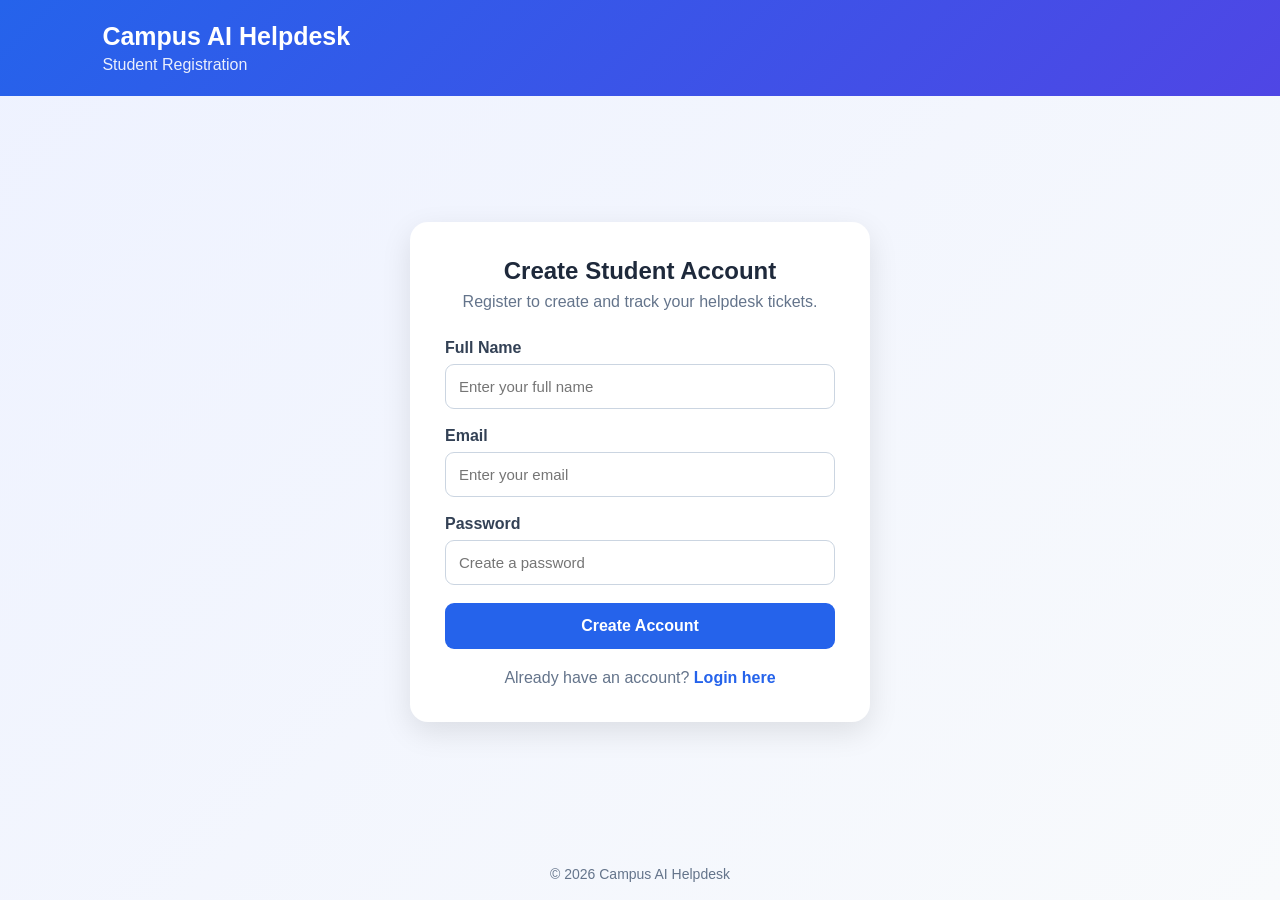
<file: CampusHelpDesk/target/CampusHelpDesk/register.html>
<!DOCTYPE html>
<html lang="en">

<head>

    <meta charset="UTF-8">

    <meta name="viewport"
          content="width=device-width, initial-scale=1.0">

    <title>Student Registration - Campus AI Helpdesk</title>

    <style>

        * {
            box-sizing: border-box;
            margin: 0;
            padding: 0;
            font-family: Arial, sans-serif;
        }

        body {
            min-height: 100vh;
            background: linear-gradient(135deg, #eef2ff, #f8fafc);
            display: flex;
            flex-direction: column;
        }

        header {
            background: linear-gradient(135deg, #2563eb, #4f46e5);
            color: white;
            padding: 22px 8%;
        }

        header h1 {
            font-size: 25px;
        }

        header p {
            margin-top: 5px;
            opacity: 0.9;
        }

        .container {
            flex: 1;
            display: flex;
            justify-content: center;
            align-items: center;
            padding: 40px 20px;
        }

        .card {
            width: 100%;
            max-width: 460px;
            background: white;
            padding: 35px;
            border-radius: 18px;
            box-shadow: 0 10px 30px rgba(0, 0, 0, 0.10);
        }

        .card h2 {
            text-align: center;
            color: #1e293b;
            margin-bottom: 8px;
        }

        .subtitle {
            text-align: center;
            color: #64748b;
            margin-bottom: 28px;
        }

        label {
            display: block;
            margin-bottom: 7px;
            color: #334155;
            font-weight: bold;
        }

        input {
            width: 100%;
            padding: 13px;
            margin-bottom: 18px;
            border: 1px solid #cbd5e1;
            border-radius: 9px;
            font-size: 15px;
        }

        input:focus {
            outline: none;
            border-color: #2563eb;
        }

        button {
            width: 100%;
            padding: 14px;
            border: none;
            border-radius: 9px;
            background: #2563eb;
            color: white;
            font-size: 16px;
            font-weight: bold;
            cursor: pointer;
        }

        button:hover {
            background: #1d4ed8;
        }

        .login-link {
            text-align: center;
            margin-top: 20px;
            color: #64748b;
        }

        .login-link a {
            color: #2563eb;
            text-decoration: none;
            font-weight: bold;
        }

        .login-link a:hover {
            text-decoration: underline;
        }

        footer {
            text-align: center;
            padding: 18px;
            color: #64748b;
            font-size: 14px;
        }

        @media (max-width: 600px) {

            .card {
                padding: 28px 22px;
            }

        }

    </style>

</head>


<body>

    <header>

        <h1>
            Campus AI Helpdesk
        </h1>

        <p>
            Student Registration
        </p>

    </header>


    <div class="container">

        <div class="card">

            <h2>
                Create Student Account
            </h2>

            <p class="subtitle">
                Register to create and track your helpdesk tickets.
            </p>


            <form action="register" method="post">


                <label for="name">
                    Full Name
                </label>

                <input
                    type="text"
                    id="name"
                    name="name"
                    placeholder="Enter your full name"
                    required>


                <label for="email">
                    Email
                </label>

                <input
                    type="email"
                    id="email"
                    name="email"
                    placeholder="Enter your email"
                    required>


                <label for="password">
                    Password
                </label>

                <input
                    type="password"
                    id="password"
                    name="password"
                    placeholder="Create a password"
                    required>


                <button type="submit">
                    Create Account
                </button>


            </form>


            <div class="login-link">

                Already have an account?

                <a href="login.html">
                    Login here
                </a>

            </div>

        </div>

    </div>


    <footer>

        © 2026 Campus AI Helpdesk

    </footer>

</body>

</html>
</file>
<file: CampusHelpDesk/target/war-check/style.css>
body {
    font-family: Arial, sans-serif;
    margin: 0;
    background-color: #f4f6f8;
    color: #222;
}


/* Header */

header {
    background-color: #243b55;
    color: white;
    text-align: center;
    padding: 25px;
}

header h1 {
    margin: 0;
}

header p {
    margin-top: 8px;
}


/* Navigation */

nav {
    background-color: #172a3a;
    text-align: center;
    padding: 12px;
}

nav a {
    color: white;
    text-decoration: none;
    margin: 0 15px;
}


/* Main Container */

.container {
    width: 80%;
    margin: 30px auto;
}


/* Boxes */

.box {
    background-color: white;
    padding: 25px;
    margin-top: 25px;
    border-radius: 8px;
    border: 1px solid #ddd;
}

.box h2 {
    color: #243b55;
}


/* Form */

label {
    display: block;
    margin-top: 15px;
    margin-bottom: 5px;
    font-weight: bold;
}

input,
textarea,
select {
    width: 100%;
    padding: 10px;
    border: 1px solid #bbb;
    border-radius: 5px;
}

textarea {
    height: 100px;
}


button {
    margin-top: 20px;
    padding: 12px 25px;
    background-color: #243b55;
    color: white;
    border: none;
    border-radius: 5px;
    cursor: pointer;
}

button:hover {
    background-color: #1b2d40;
}


/* AI Section */

.ai {
    border-left: 5px solid #6c63ff;
}

.example {
    background-color: #f1f3f5;
    padding: 15px;
    margin-top: 15px;
}


/* Table */

table {
    width: 100%;
    border-collapse: collapse;
    margin-top: 15px;
}

th,
td {
    border: 1px solid #ccc;
    padding: 12px;
    text-align: left;
}

th {
    background-color: #243b55;
    color: white;
}


/* Footer */

footer {
    background-color: #172a3a;
    color: white;
    text-align: center;
    padding: 15px;
    margin-top: 40px;
}
</file>
<file: CampusHelpDesk/target/CampusHelpDesk/style.css>
body {
    font-family: Arial, sans-serif;
    margin: 0;
    background-color: #f4f6f8;
    color: #222;
}


/* Header */

header {
    background-color: #243b55;
    color: white;
    text-align: center;
    padding: 25px;
}

header h1 {
    margin: 0;
}

header p {
    margin-top: 8px;
}


/* Navigation */

nav {
    background-color: #172a3a;
    text-align: center;
    padding: 12px;
}

nav a {
    color: white;
    text-decoration: none;
    margin: 0 15px;
}


/* Main Container */

.container {
    width: 80%;
    margin: 30px auto;
}


/* Boxes */

.box {
    background-color: white;
    padding: 25px;
    margin-top: 25px;
    border-radius: 8px;
    border: 1px solid #ddd;
}

.box h2 {
    color: #243b55;
}


/* Form */

label {
    display: block;
    margin-top: 15px;
    margin-bottom: 5px;
    font-weight: bold;
}

input,
textarea,
select {
    width: 100%;
    padding: 10px;
    border: 1px solid #bbb;
    border-radius: 5px;
}

textarea {
    height: 100px;
}


button {
    margin-top: 20px;
    padding: 12px 25px;
    background-color: #243b55;
    color: white;
    border: none;
    border-radius: 5px;
    cursor: pointer;
}

button:hover {
    background-color: #1b2d40;
}


/* AI Section */

.ai {
    border-left: 5px solid #6c63ff;
}

.example {
    background-color: #f1f3f5;
    padding: 15px;
    margin-top: 15px;
}


/* Table */

table {
    width: 100%;
    border-collapse: collapse;
    margin-top: 15px;
}

th,
td {
    border: 1px solid #ccc;
    padding: 12px;
    text-align: left;
}

th {
    background-color: #243b55;
    color: white;
}


/* Footer */

footer {
    background-color: #172a3a;
    color: white;
    text-align: center;
    padding: 15px;
    margin-top: 40px;
}
</file>
